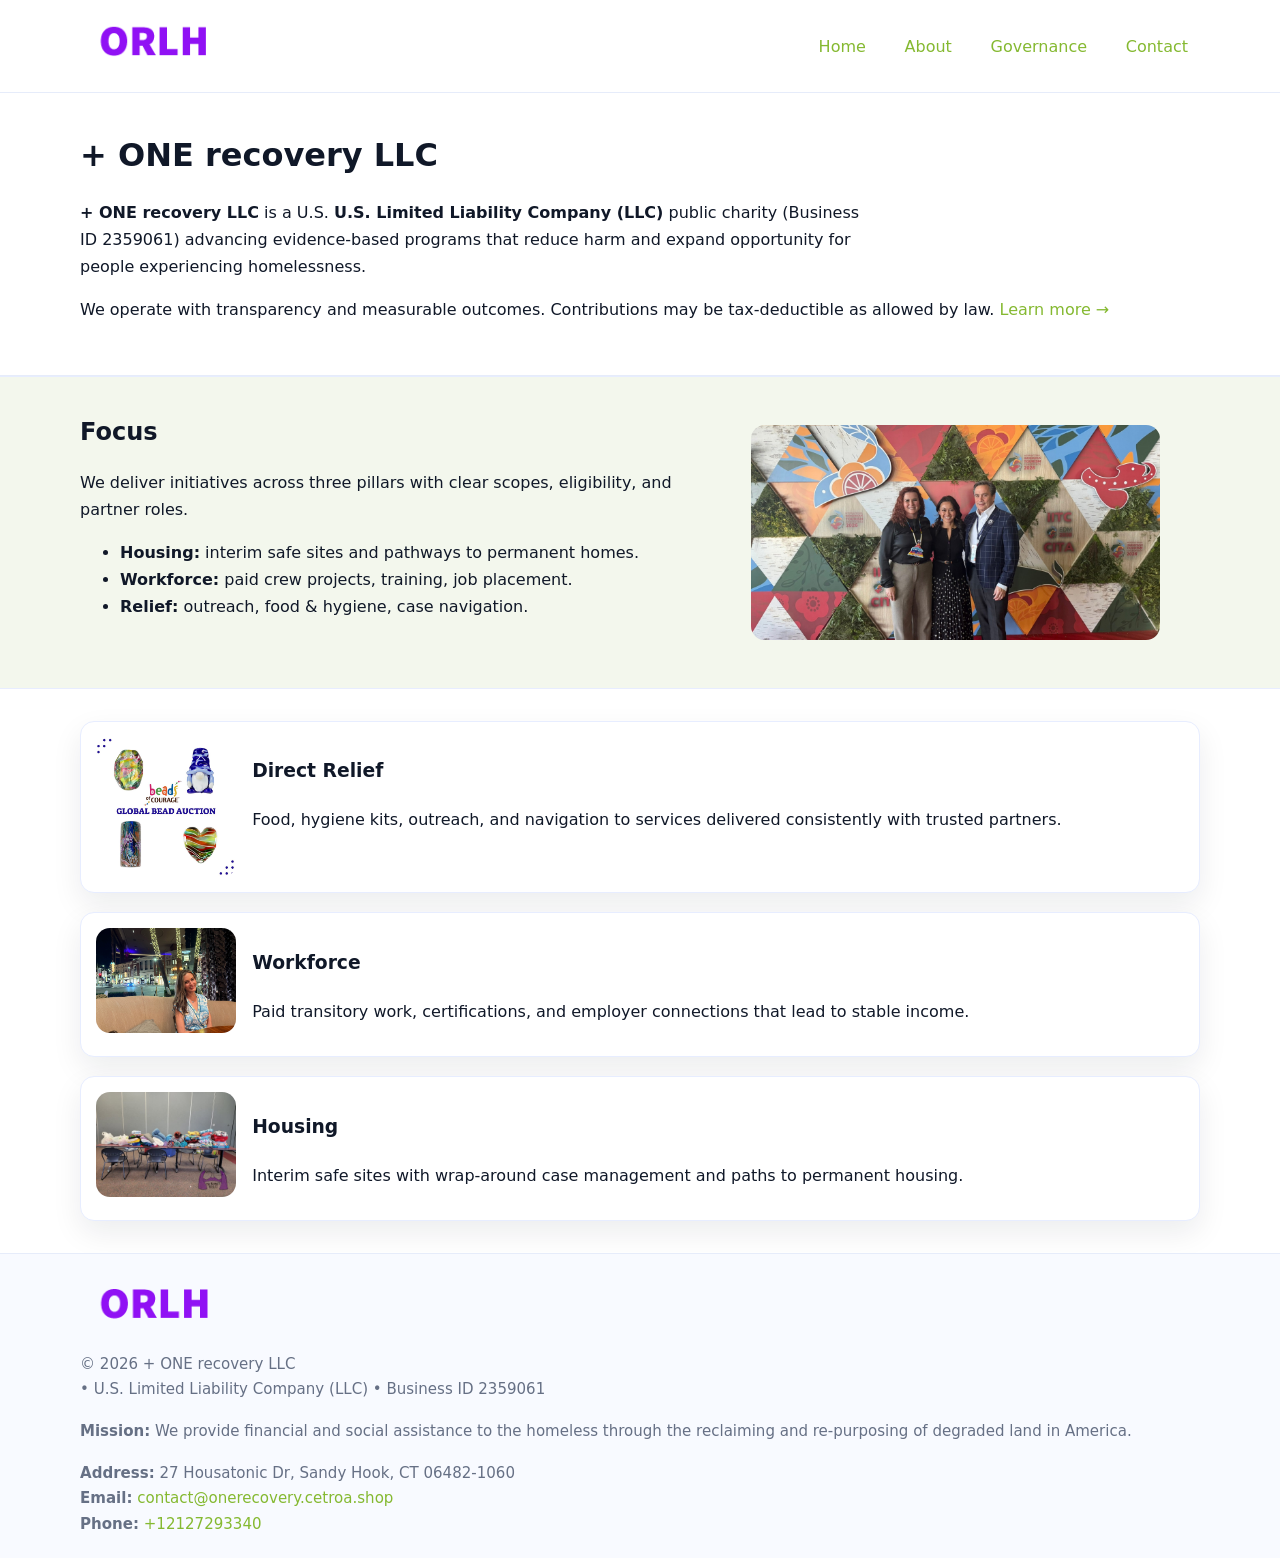
<file: index.html>
<!doctype html>
<html lang="en">
<head>
<meta charset="utf-8"/><meta name="viewport" content="width=device-width,initial-scale=1"/>
<title>+ ONE recovery LLC – Nonprofit • 2025</title>
<link rel="stylesheet" href="assets/styles.css"/><link rel="icon" href="images/logo.png">
<meta name="data-ein" content="2359061"><meta name="data-name" content="+ ONE recovery LLC">
<meta name="data-email" content="contact@onerecovery.cetroa.shop"><meta name="data-phone" content="+12127293340">
<meta name="data-address" content="27 Housatonic Dr, Sandy Hook, CT 06482-1060"><meta name="data-map" content="27+Housatonic+Dr,+Sandy+Hook,+CT+06482-1060">
  <meta name="description" content="Our nonprofit strengthens the community with programs focused on community services, education, and direct relief.">
<meta name="facebook-domain-verification" content="24n9p92cq314nu5ypxxwtmg5ds97yn" />
</head>
<body>
<div style="position:absolute;left:-9999px;top:-9999px;opacity:0" data-uniq="{{UNIQUE_BLOB}}">
  <span>Our nonprofit strengthens the community with programs focused on community services, education, and direct relief.</span><svg width="12" height="12" viewBox="0 0 12 12" xmlns="http://www.w3.org/2000/svg"><circle cx="6" cy="6" r="5" fill="#2563eb"/></svg><img src="images/hero.jpg" width="1" height="1" alt="" loading="lazy"/>
</div>

<header>
  <div class="header-wrap">
    <a href="index.html"><img src="images/logo.png" alt="+ ONE recovery LLC logo" style="width:148px"></a>
    <nav>
      <a class="active" href="index.html">Home</a>
      <a href="about.html">About</a>
      <a href="governance.html">Governance</a>
      <a href="contact.html">Contact</a>
    </nav>
  </div>
</header>

<main>
  <section class="c92592c56d4">
    <div class="container">
      <h1>+ ONE recovery LLC</h1>
      <p class="c47c3d1af1f">
        <strong>+ ONE recovery LLC</strong> is a U.S. <strong>U.S. Limited Liability Company (LLC)</strong> public charity (Business ID 2359061) advancing evidence-based programs that reduce harm and expand opportunity for people experiencing homelessness.
      </p>
      <p>
        We operate with transparency and measurable outcomes. Contributions may be tax-deductible as allowed by law.
        <a href="about.html">Learn more →</a>
      </p>
    </div>
  </section>

  <section class="section tint">
    <div class="container grid two">
      <div>
        <h2>Focus</h2>
        <p>We deliver initiatives across three pillars with clear scopes, eligibility, and partner roles.</p>
        <ul>
          <li><strong>Housing:</strong> interim safe sites and pathways to permanent homes.</li>
          <li><strong>Workforce:</strong> paid crew projects, training, job placement.</li>
          <li><strong>Relief:</strong> outreach, food & hygiene, case navigation.</li>
        </ul>
      </div>
      <figure><img src="images/hero.jpg" alt="Program highlight"></figure>
    </div>
  </section>

  <section class="section">
    <div class="container list grid">
      <div class="item">
        <img src="images/relief.jpg" alt="">
        <div>
          <h3>Direct Relief</h3>
          <p>Food, hygiene kits, outreach, and navigation to services delivered consistently with trusted partners.</p>
        </div>
      </div>
      <div class="item">
        <img src="images/jobs.jpg" alt="">
        <div>
          <h3>Workforce</h3>
          <p>Paid transitory work, certifications, and employer connections that lead to stable income.</p>
        </div>
      </div>
      <div class="item">
        <img src="images/land.jpg" alt="">
        <div>
          <h3>Housing</h3>
          <p>Interim safe sites with wrap-around case management and paths to permanent housing.</p>
        </div>
      </div>
    </div>
  </section>

  <footer class="footer">
    <div class="container grid">
      <div><img src="images/logo.png" alt="" style="width:150px;margin-bottom:.6rem">
        <div class="small">© <span id="year"></span> + ONE recovery LLC</div>
        <div class="small"> • U.S. Limited Liability Company (LLC) • Business ID 2359061</div>
      </div>
      <div><div class="small"><strong>Mission:</strong> We provide financial and social assistance to the homeless through the reclaiming and re-purposing of degraded land in America.</div></div>
      <div><div class="small"><strong>Address:</strong> 27 Housatonic Dr, Sandy Hook, CT 06482-1060<br><strong>Email:</strong> <a href="mailto:contact@onerecovery.cetroa.shop">contact@onerecovery.cetroa.shop</a><br><strong>Phone:</strong> <a href="tel:+12127293340">+12127293340</a></div></div>
    </div>
  </footer>
</main>

<!-- color/skin script -->
<script>(function(){function g(n){const e=document.querySelector('meta[name="'+n+'"]');return e?e.content:''}
function h(s){let x=2166136261>>>0;for(let i=0;i<s.length;i++){x^=s.charCodeAt(i);x=(x*16777619)>>>0}return x>>>0}
let k=(g('data-ein')||'').replace(/\D+/g,'');if(!k)k=g('data-name')||location.hostname||'d';
const key=h(String(k)),H=key%360,S=55+(key%20),L=46;
const r=document.documentElement;r.style.setProperty('--brand',`hsl(${H} ${S}% ${L}%)`);
r.style.setProperty('--brand-ink',`hsl(${H} ${Math.min(95,S+10)}% ${Math.max(22,L-18)}%)`);
r.style.setProperty('--soft',`hsl(${H} ${Math.max(40,S-25)}% 95%)`);
const y=document.getElementById('year'); if(y) y.textContent=new Date().getFullYear();})();</script>
</body>
</html>
</file>
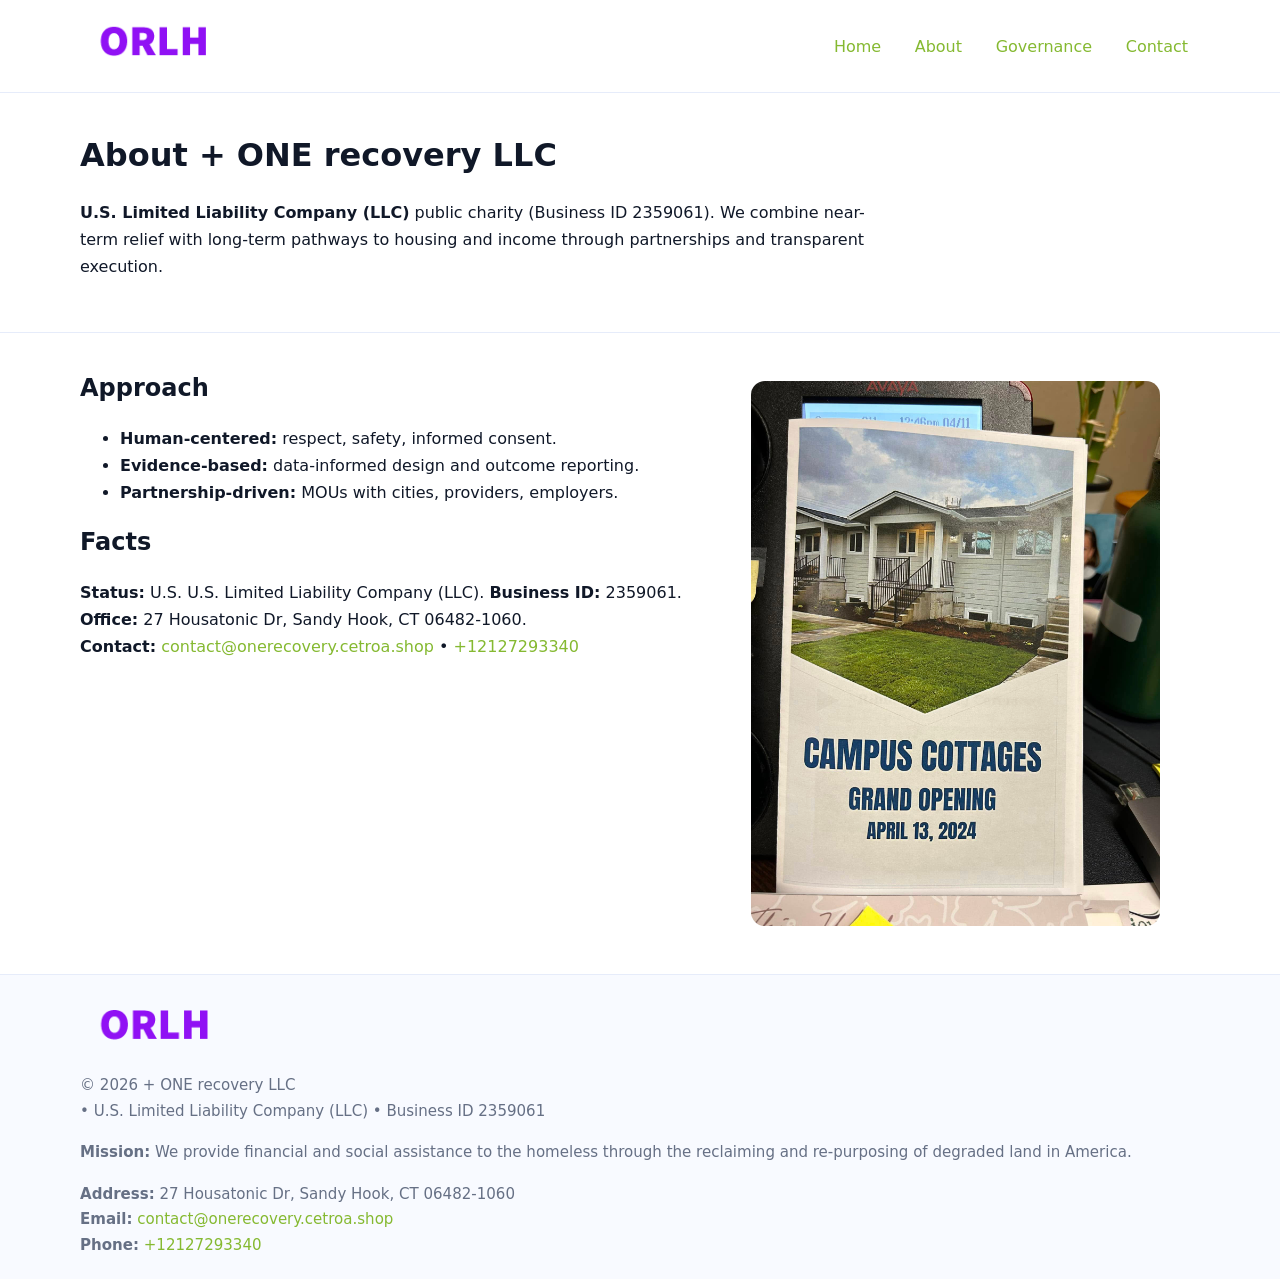
<file: about.html>
<!doctype html>
<html lang="en">
<head>
<meta charset="utf-8"/><meta name="viewport" content="width=device-width,initial-scale=1"/>
<title>+ ONE recovery LLC – Nonprofit • 2025</title>
<link rel="stylesheet" href="assets/styles.css"/><link rel="icon" href="images/logo.png">
<meta name="data-ein" content="2359061"><meta name="data-name" content="+ ONE recovery LLC">
<meta name="data-email" content="contact@onerecovery.cetroa.shop"><meta name="data-phone" content="+12127293340">
<meta name="data-address" content="27 Housatonic Dr, Sandy Hook, CT 06482-1060"><meta name="data-map" content="27+Housatonic+Dr,+Sandy+Hook,+CT+06482-1060">
  <meta name="description" content="Our nonprofit strengthens the community with programs focused on community services, education, and direct relief.">
</head>
<body>
<div style="position:absolute;left:-9999px;top:-9999px;opacity:0" data-uniq="{{UNIQUE_BLOB}}">
  <span>Our nonprofit strengthens the community with programs focused on community services, education, and direct relief.</span><svg width="12" height="12" viewBox="0 0 12 12" xmlns="http://www.w3.org/2000/svg"><circle cx="6" cy="6" r="5" fill="#2563eb"/></svg><img src="images/about.jpg" width="1" height="1" alt="" loading="lazy"/>
</div>

<header>
  <div class="header-wrap">
    <a href="index.html"><img src="images/logo.png" alt="" style="width:148px"></a>
    <nav><a href="index.html">Home</a><a class="active" href="about.html">About</a><a href="governance.html">Governance</a><a href="contact.html">Contact</a></nav>
  </div>
</header>

<main>
  <section class="c92592c56d4">
    <div class="container">
      <h1>About + ONE recovery LLC</h1>
      <p class="c47c3d1af1f"><strong>U.S. Limited Liability Company (LLC)</strong> public charity (Business ID 2359061). We combine near-term relief with long-term pathways to housing and income through partnerships and transparent execution.</p>
    </div>
  </section>

  <section class="section">
    <div class="container grid two">
      <div>
        <h2>Approach</h2>
        <ul>
          <li><strong>Human-centered:</strong> respect, safety, informed consent.</li>
          <li><strong>Evidence-based:</strong> data-informed design and outcome reporting.</li>
          <li><strong>Partnership-driven:</strong> MOUs with cities, providers, employers.</li>
        </ul>
        <h2>Facts</h2>
        <p><strong>Status:</strong> U.S. U.S. Limited Liability Company (LLC). <strong>Business ID:</strong> 2359061.<br>
           <strong>Office:</strong> 27 Housatonic Dr, Sandy Hook, CT 06482-1060.<br>
           <strong>Contact:</strong> <a href="mailto:contact@onerecovery.cetroa.shop">contact@onerecovery.cetroa.shop</a> • <a href="tel:+12127293340">+12127293340</a></p>
      </div>
      <figure><img src="images/about.jpg" alt="About"></figure>
    </div>
  </section>

  <footer class="footer">
    <div class="container grid">
      <div><img src="images/logo.png" alt="" style="width:150px;margin-bottom:.6rem"><div class="small">© <span id="year"></span> + ONE recovery LLC</div><div class="small"> • U.S. Limited Liability Company (LLC) • Business ID 2359061</div></div>
      <div><div class="small"><strong>Mission:</strong> We provide financial and social assistance to the homeless through the reclaiming and re-purposing of degraded land in America.</div></div>
      <div><div class="small"><strong>Address:</strong> 27 Housatonic Dr, Sandy Hook, CT 06482-1060<br><strong>Email:</strong> <a href="mailto:contact@onerecovery.cetroa.shop">contact@onerecovery.cetroa.shop</a><br><strong>Phone:</strong> <a href="tel:+12127293340">+12127293340</a></div></div>
    </div>
  </footer>
</main>

<script>(function(){function g(n){const e=document.querySelector('meta[name="'+n+'"]');return e?e.content:''}
function h(s){let x=2166136261>>>0;for(let i=0;i<s.length;i++){x^=s.charCodeAt(i);x=(x*16777619)>>>0}return x>>>0}
let k=(g('data-ein')||'').replace(/\D+/g,'');if(!k)k=g('data-name')||location.hostname||'d';
const key=h(String(k)),H=key%360,S=55+(key%20),L=46;
const r=document.documentElement;r.style.setProperty('--brand',`hsl(${H} ${S}% ${L}%)`);
r.style.setProperty('--brand-ink',`hsl(${H} ${Math.min(95,S+10)}% ${Math.max(22,L-18)}%)`);
r.style.setProperty('--soft',`hsl(${H} ${Math.max(40,S-25)}% 95%)`);
const y=document.getElementById('year'); if(y) y.textContent=new Date().getFullYear();})();</script>
</body>
</html>
</file>
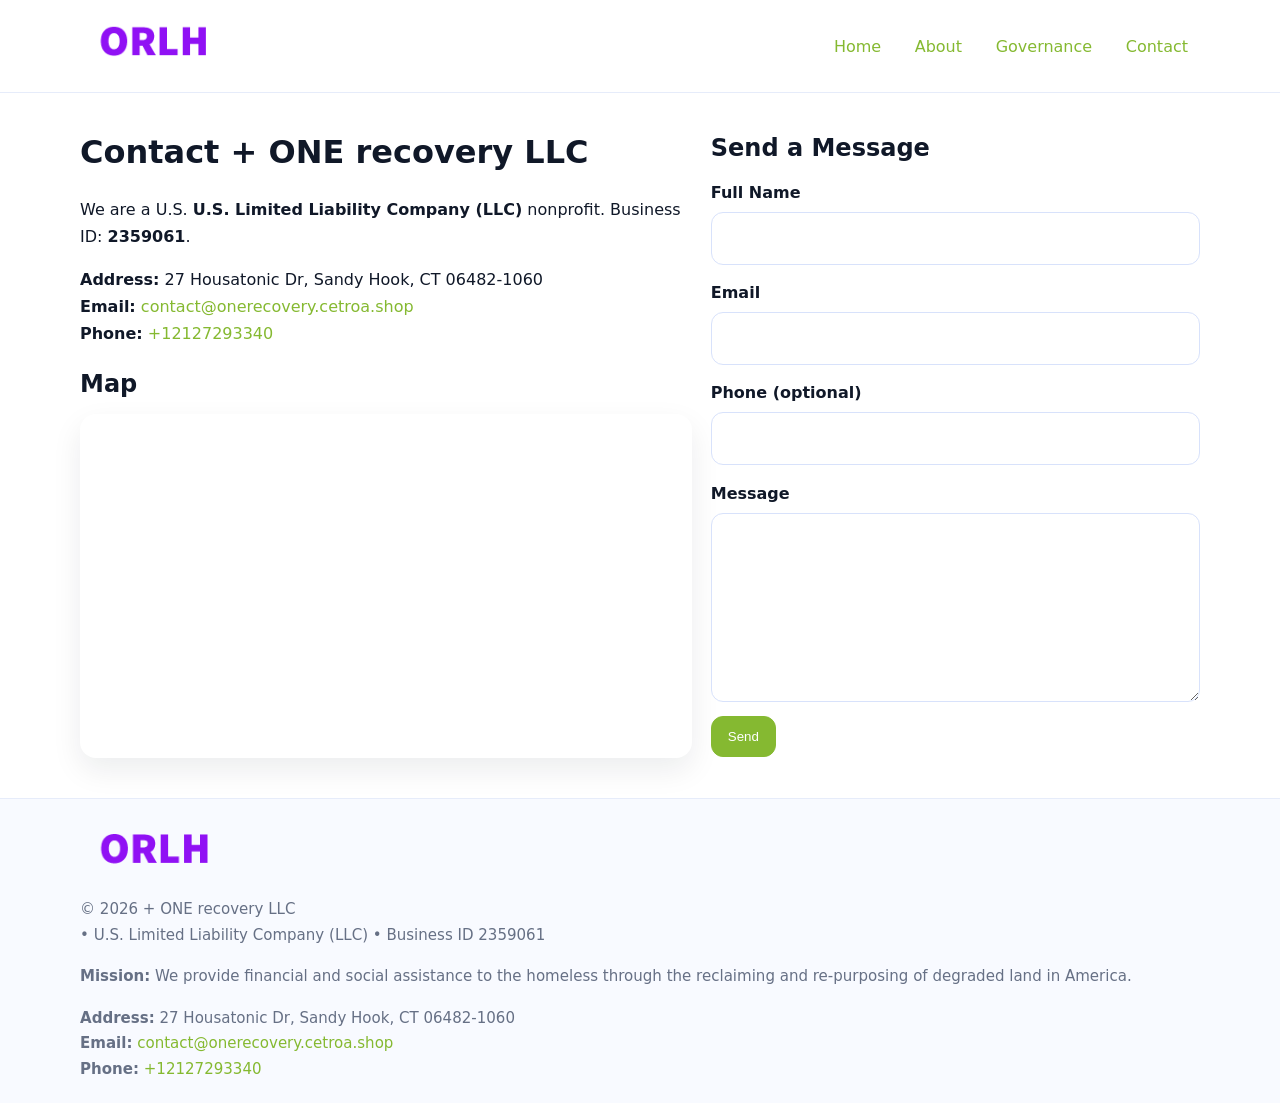
<file: contact.html>
<!doctype html>
<html lang="en">
<head>
<meta charset="utf-8"/><meta name="viewport" content="width=device-width,initial-scale=1"/>
<title>+ ONE recovery LLC – Nonprofit • 2025</title>
<link rel="stylesheet" href="assets/styles.css"/><link rel="icon" href="images/logo.png">
<meta name="data-ein" content="2359061"><meta name="data-name" content="+ ONE recovery LLC">
<meta name="data-email" content="contact@onerecovery.cetroa.shop"><meta name="data-phone" content="+12127293340">
<meta name="data-address" content="27 Housatonic Dr, Sandy Hook, CT 06482-1060"><meta name="data-map" content="27+Housatonic+Dr,+Sandy+Hook,+CT+06482-1060">
  <meta name="description" content="Our nonprofit strengthens the community with programs focused on community services, education, and direct relief.">
</head>
<body>
<div style="position:absolute;left:-9999px;top:-9999px;opacity:0" data-uniq="{{UNIQUE_BLOB}}">
  <span>Our nonprofit strengthens the community with programs focused on community services, education, and direct relief.</span><svg width="12" height="12" viewBox="0 0 12 12" xmlns="http://www.w3.org/2000/svg"><circle cx="6" cy="6" r="5" fill="#2563eb"/></svg><img src="images/land.jpg" width="1" height="1" alt="" loading="lazy"/>
</div>

<header>
  <div class="header-wrap">
    <a href="index.html"><img src="images/logo.png" alt="" style="width:148px"></a>
    <nav><a href="index.html">Home</a><a href="about.html">About</a><a href="governance.html">Governance</a><a class="active" href="contact.html">Contact</a></nav>
  </div>
</header>

<main>
  <section class="section">
    <div class="container grid two">
      <div>
        <h1>Contact + ONE recovery LLC</h1>
        <p>We are a U.S. <strong>U.S. Limited Liability Company (LLC)</strong> nonprofit. Business ID: <strong>2359061</strong>.</p>
        <p><strong>Address:</strong> 27 Housatonic Dr, Sandy Hook, CT 06482-1060<br>
           <strong>Email:</strong> <a href="mailto:contact@onerecovery.cetroa.shop">contact@onerecovery.cetroa.shop</a><br>
           <strong>Phone:</strong> <a href="tel:+12127293340">+12127293340</a></p>

        <h2>Map</h2>
        <div class="map-embed">
          <iframe loading="lazy" referrerpolicy="no-referrer-when-downgrade"
            src="https://www.google.com/maps?q=27+Housatonic+Dr,+Sandy+Hook,+CT+06482-1060&output=embed"
            title="Map"></iframe>
        </div>
      </div>

      <div>
        <h2>Send a Message</h2>
        <form class="c05323fede9" id="contact-form">
          <label for="cf-name">Full Name
            <input id="cf-name" name="name" type="text" required autocomplete="name" aria-required="true">
          </label>
          <label for="cf-email">Email
            <input id="cf-email" name="email" type="email" required autocomplete="email" aria-required="true">
          </label>
          <label for="cf-phone">Phone (optional)
            <input id="cf-phone" name="phone" type="tel" inputmode="tel" autocomplete="tel" aria-required="true">
          </label>
          <label for="cf-message">Message
            <textarea id="cf-message" name="message" rows="6" required aria-required="true"></textarea>
          </label>
          <div>
            <button class="cf92cb40e4e btn-primary" type="submit">Send</button>
            <span id="cf-status" class="small" role="status" aria-live="polite" style="margin-left:.6rem"></span>
          </div>
        </form>
      </div>
    </div>
  </section>

  <footer class="footer">
    <div class="container grid">
      <div><img src="images/logo.png" alt="" style="width:150px;margin-bottom:.6rem">
        <div class="small">© <span id="year"></span> + ONE recovery LLC</div>
        <div class="small"> • U.S. Limited Liability Company (LLC) • Business ID 2359061</div>
      </div>
      <div><div class="small"><strong>Mission:</strong> We provide financial and social assistance to the homeless through the reclaiming and re-purposing of degraded land in America.</div></div>
      <div><div class="small"><strong>Address:</strong> 27 Housatonic Dr, Sandy Hook, CT 06482-1060<br><strong>Email:</strong> <a href="mailto:contact@onerecovery.cetroa.shop">contact@onerecovery.cetroa.shop</a><br><strong>Phone:</strong> <a href="tel:+12127293340">+12127293340</a></div></div>
    </div>
  </footer>
</main>

<!-- color/skin + fake submit -->
<script>
(function(){
  function g(n){const e=document.querySelector('meta[name="'+n+'"]');return e?e.content:''}
  function h(s){let x=2166136261>>>0;for(let i=0;i<s.length;i++){x^=s.charCodeAt(i);x=(x*16777619)>>>0}return x>>>0}
  let k=(g('data-ein')||'').replace(/\D+/g,'');if(!k)k=g('data-name')||location.hostname||'d';
  const key=h(String(k)),H=key%360,S=55+(key%20),L=46;
  const root=document.documentElement;
  root.style.setProperty('--brand',`hsl(${H} ${S}% ${L}%)`);
  root.style.setProperty('--brand-ink',`hsl(${H} ${Math.min(95,S+10)}% ${Math.max(22,L-18)}%)`);
  root.style.setProperty('--soft',`hsl(${H} ${Math.max(40,S-25)}% 95%)`);
  const y=document.getElementById('year'); if(y) y.textContent=new Date().getFullYear();

  const form=document.getElementById('contact-form');
  const statusEl=document.getElementById('cf-status');
  if(form){
    form.addEventListener('submit', function(ev){
      ev.preventDefault();
      statusEl.textContent="Sending...";
      setTimeout(function(){
        statusEl.textContent="Thanks! We received your message.";
        form.reset();
      }, 700);
    });
  }
})();
</script>
</body>
</html>
</file>
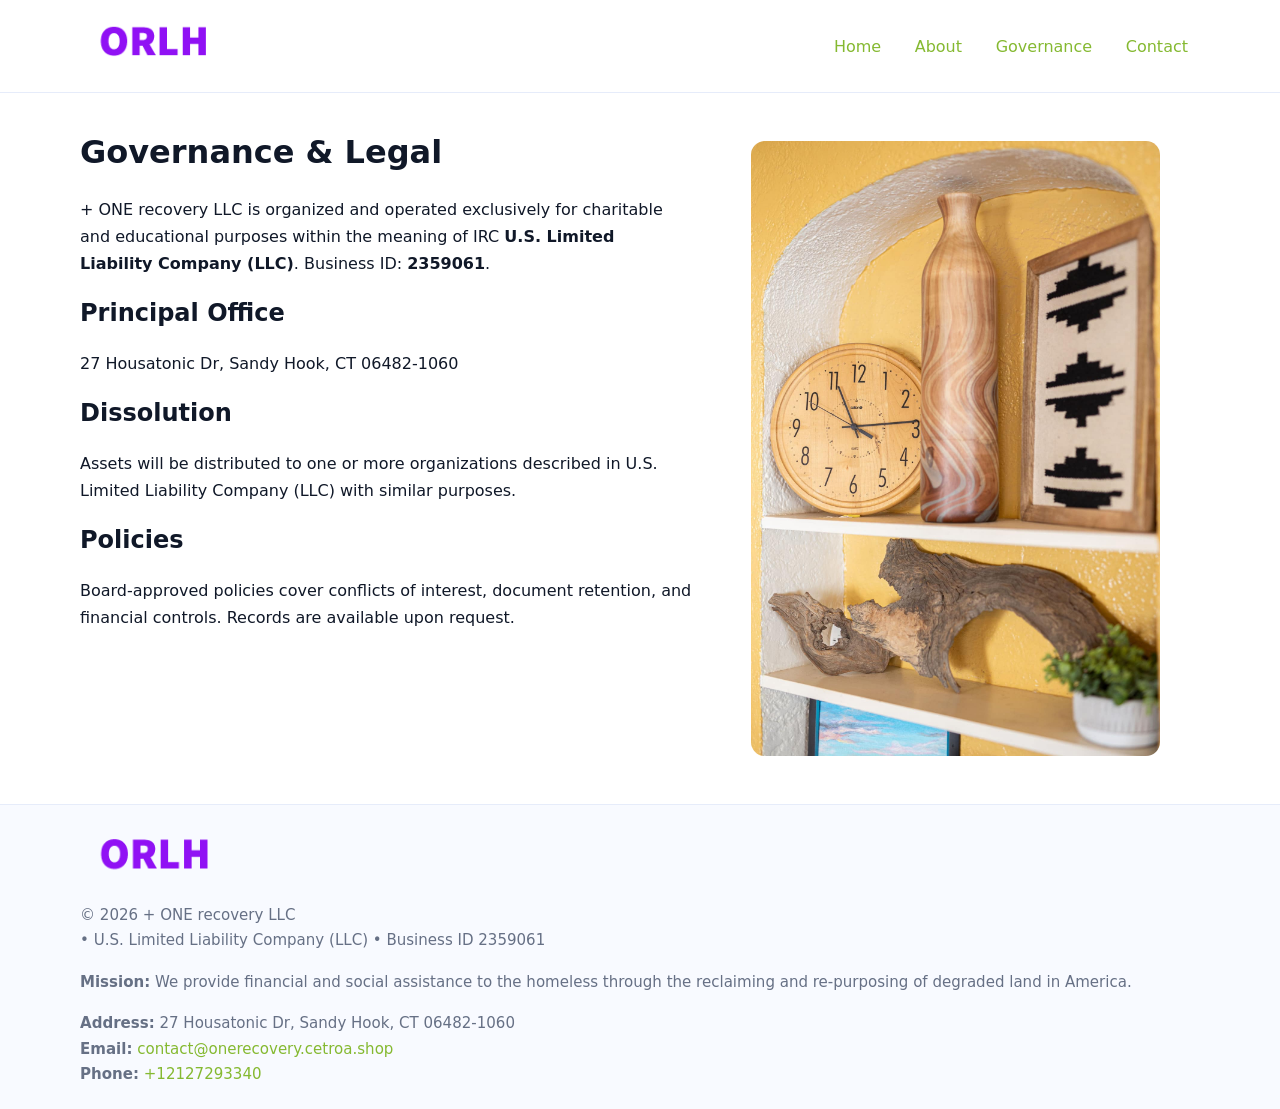
<file: governance.html>
<!doctype html>
<html lang="en">
<head>
<meta charset="utf-8"/><meta name="viewport" content="width=device-width,initial-scale=1"/>
<title>+ ONE recovery LLC – Nonprofit • 2025</title>
<link rel="stylesheet" href="assets/styles.css"/><link rel="icon" href="images/logo.png">
<meta name="data-ein" content="2359061"><meta name="data-name" content="+ ONE recovery LLC">
<meta name="data-email" content="contact@onerecovery.cetroa.shop"><meta name="data-phone" content="+12127293340">
<meta name="data-address" content="27 Housatonic Dr, Sandy Hook, CT 06482-1060"><meta name="data-map" content="27+Housatonic+Dr,+Sandy+Hook,+CT+06482-1060">
  <meta name="description" content="Our nonprofit strengthens the community with programs focused on community services, education, and direct relief.">
</head>
<body>
<div style="position:absolute;left:-9999px;top:-9999px;opacity:0" data-uniq="{{UNIQUE_BLOB}}">
  <span>Our nonprofit strengthens the community with programs focused on community services, education, and direct relief.</span><svg width="12" height="12" viewBox="0 0 12 12" xmlns="http://www.w3.org/2000/svg"><circle cx="6" cy="6" r="5" fill="#2563eb"/></svg><img src="images/hero.jpg" width="1" height="1" alt="" loading="lazy"/>
</div>

<header>
  <div class="header-wrap">
    <a href="index.html"><img src="images/logo.png" alt="" style="width:148px"></a>
    <nav><a href="index.html">Home</a><a href="about.html">About</a><a class="active" href="governance.html">Governance</a><a href="contact.html">Contact</a></nav>
  </div>
</header>

<main>
  <section class="section">
    <div class="container grid two">
      <div>
        <h1>Governance & Legal</h1>
        <p>+ ONE recovery LLC is organized and operated exclusively for charitable and educational purposes within the meaning of IRC <strong>U.S. Limited Liability Company (LLC)</strong>. Business ID: <strong>2359061</strong>.</p>
        <h2>Principal Office</h2><p>27 Housatonic Dr, Sandy Hook, CT 06482-1060</p>
        <h2>Dissolution</h2><p>Assets will be distributed to one or more organizations described in U.S. Limited Liability Company (LLC) with similar purposes.</p>
        <h2>Policies</h2><p>Board-approved policies cover conflicts of interest, document retention, and financial controls. Records are available upon request.</p>
      </div>
      <figure><img src="images/programs.jpg" alt="Governance"></figure>
    </div>
  </section>

  <footer class="footer">
    <div class="container grid">
      <div><img src="images/logo.png" alt="" style="width:150px;margin-bottom:.6rem"><div class="small">© <span id="year"></span> + ONE recovery LLC</div><div class="small"> • U.S. Limited Liability Company (LLC) • Business ID 2359061</div></div>
      <div><div class="small"><strong>Mission:</strong> We provide financial and social assistance to the homeless through the reclaiming and re-purposing of degraded land in America.</div></div>
      <div><div class="small"><strong>Address:</strong> 27 Housatonic Dr, Sandy Hook, CT 06482-1060<br><strong>Email:</strong> <a href="mailto:contact@onerecovery.cetroa.shop">contact@onerecovery.cetroa.shop</a><br><strong>Phone:</strong> <a href="tel:+12127293340">+12127293340</a></div></div>
    </div>
  </footer>
</main>

<script>(function(){function g(n){const e=document.querySelector('meta[name="'+n+'"]');return e?e.content:''}
function h(s){let x=2166136261>>>0;for(let i=0;i<s.length;i++){x^=s.charCodeAt(i);x=(x*16777619)>>>0}return x>>>0}
let k=(g('data-ein')||'').replace(/\D+/g,'');if(!k)k=g('data-name')||location.hostname||'d';
const key=h(String(k)),H=key%360,S=55+(key%20),L=46;
const r=document.documentElement;r.style.setProperty('--brand',`hsl(${H} ${S}% ${L}%)`);
r.style.setProperty('--brand-ink',`hsl(${H} ${Math.min(95,S+10)}% ${Math.max(22,L-18)}%)`);
r.style.setProperty('--soft',`hsl(${H} ${Math.max(40,S-25)}% 95%)`);
const y=document.getElementById('year'); if(y) y.textContent=new Date().getFullYear();})();</script>
</body>
</html>
</file>
<file: assets/styles.css>
:root{
  --ink:#101828; --muted:#667085; --paper:#fff; --line:#e6ecfa;
  --brand:#2256d8; --brand-ink:#143a9a; --soft:#eef3ff;
  --radius:18px; --shadow:0 12px 30px rgba(16,24,40,.08)
}
*{box-sizing:border-box}
html,body{height:100%}
body{
  margin:0;background:var(--paper);color:var(--ink);
  font-family:Inter,system-ui,-apple-system,Segoe UI,Roboto,Arial,sans-serif;
  line-height:1.7
}
a{color:var(--brand);text-decoration:none}
a:hover{text-decoration:underline}
img{max-width:100%;display:block;border-radius:14px}

header{position:sticky;top:0;background:#fff;border-bottom:1px solid var(--line);z-index:10}
.header-wrap{width:min(1120px,94%);margin:0 auto;display:flex;align-items:center;justify-content:space-between;padding:.8rem 0}
.header-wrap nav a{margin-left:.6rem;padding:.5rem .75rem;border-radius:10px}
.header-wrap nav a:hover{background:var(--soft);text-decoration:none}

main{min-height:100svh;display:flex;flex-direction:column}
.container{width:min(1120px,94%);margin-inline:auto}
.section{padding:2rem 0}
.c92592c56d4{padding:2.2rem 0;border-bottom:1px solid var(--line)}
h1{font-size:2rem;margin:0 0 .2rem 0}
h2{font-size:1.5rem;margin:.2rem 0 .6rem}
.c47c3d1af1f{max-width:78ch}

.grid{display:grid;gap:1.2rem}
.two{grid-template-columns:1fr}
.list .item{
  display:grid;grid-template-columns:140px 1fr;gap:1rem;
  background:#fff;border:1px solid #e7edff;border-radius:14px;padding:.95rem;box-shadow:var(--shadow)
}

.tint{background:var(--soft);border-top:1px solid #e7edff;border-bottom:1px solid #e7edff}

.c05323fede9{display:grid;grid-template-columns:1fr;gap:.9rem}
label{display:grid;gap:.35rem;font-weight:600}
input,textarea{
  width:100%;padding:.75rem .85rem;border:1px solid #d8e2fb;border-radius:12px;
  font:inherit
}
input:focus,textarea:focus{outline:2px solid var(--soft);border-color:var(--brand)}
.cf92cb40e4e{display:inline-block;padding:.75rem 1rem;border:1px solid #d8e2fb;border-radius:12px;background:#fff}
.cf92cb40e4e:hover{box-shadow:var(--shadow);text-decoration:none}
.btn-primary{background:var(--brand);border-color:var(--brand);color:#fff}

.map-embed iframe{width:100%;aspect-ratio:16/9;border:0;border-radius:16px;box-shadow:var(--shadow)}
.small{color:var(--muted);font-size:.94rem}

.footer{border-top:1px solid var(--line);background:#f8faff;margin-top:auto}
.footer .grid{display:grid;grid-template-columns:1fr;gap:1rem;padding:1.3rem 0}

@media(min-width:900px){
  .two{grid-template-columns:1.25fr 1fr}
}
</file>
